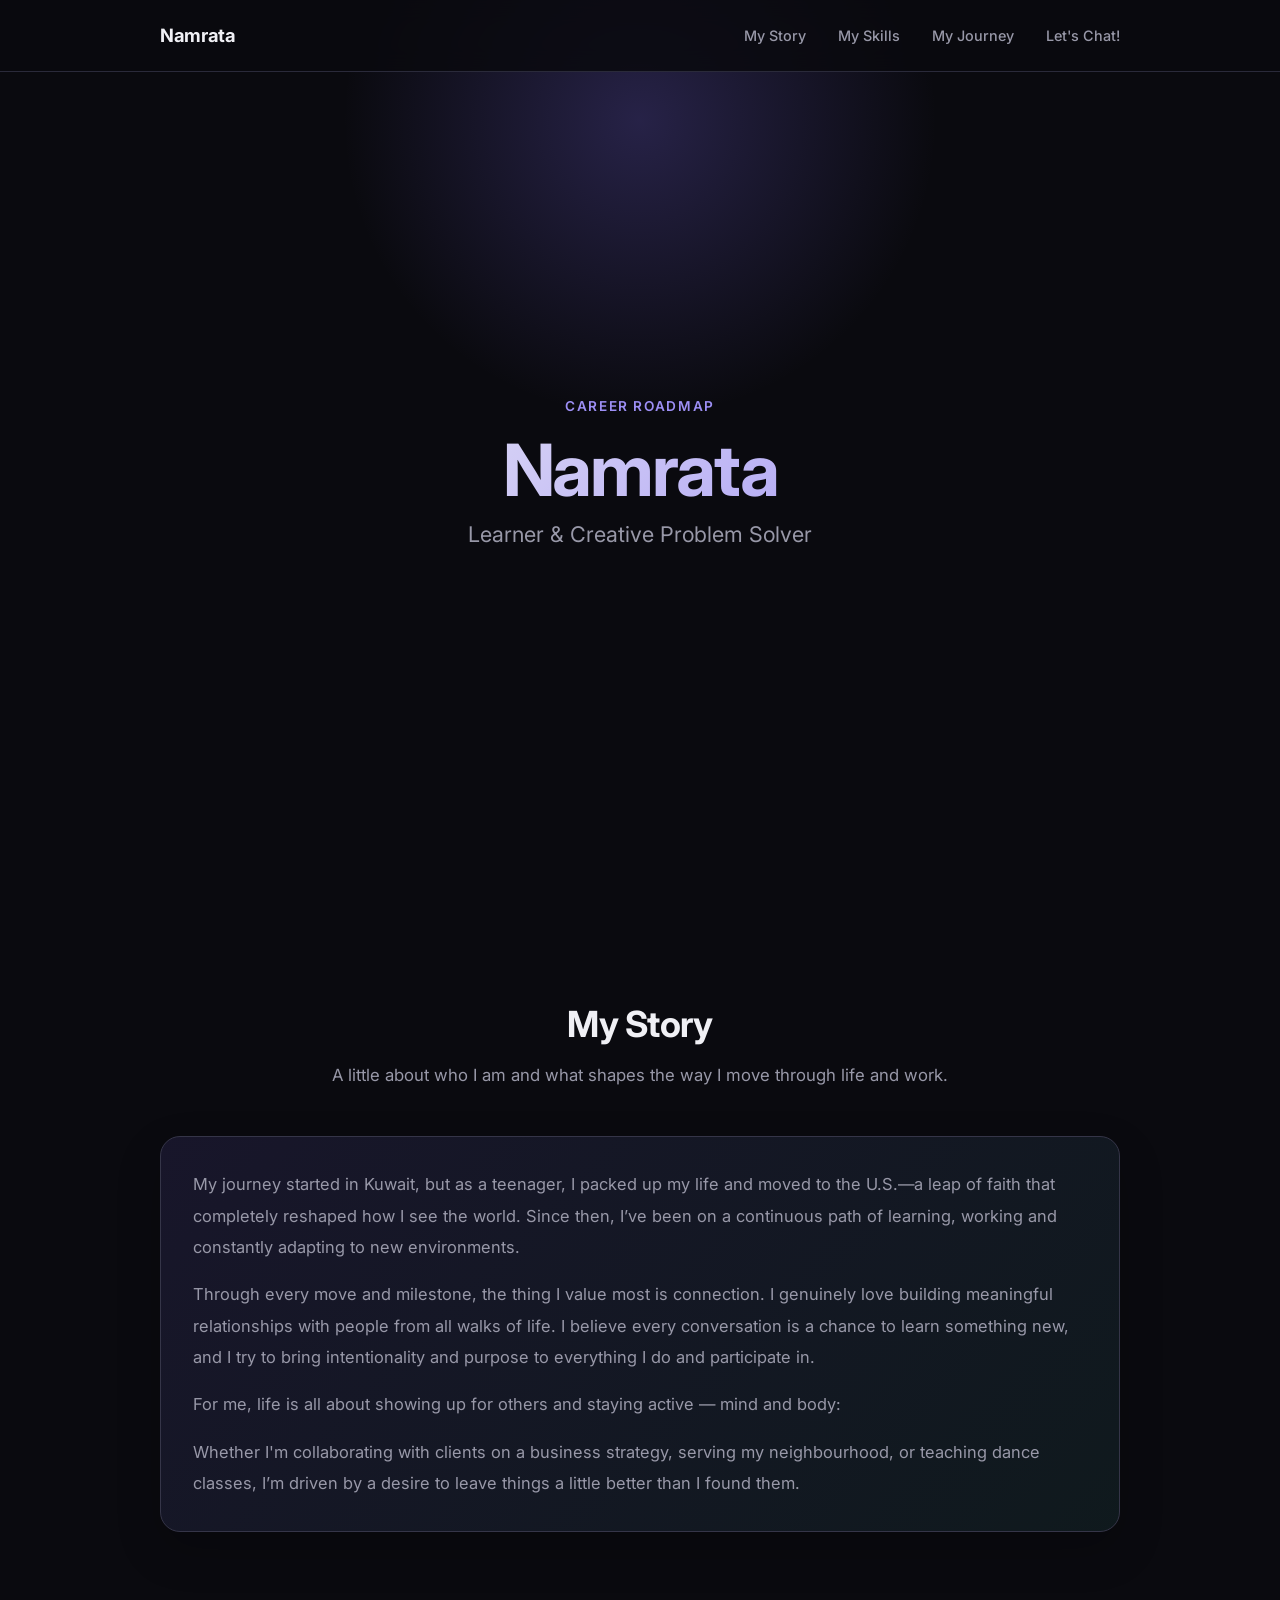
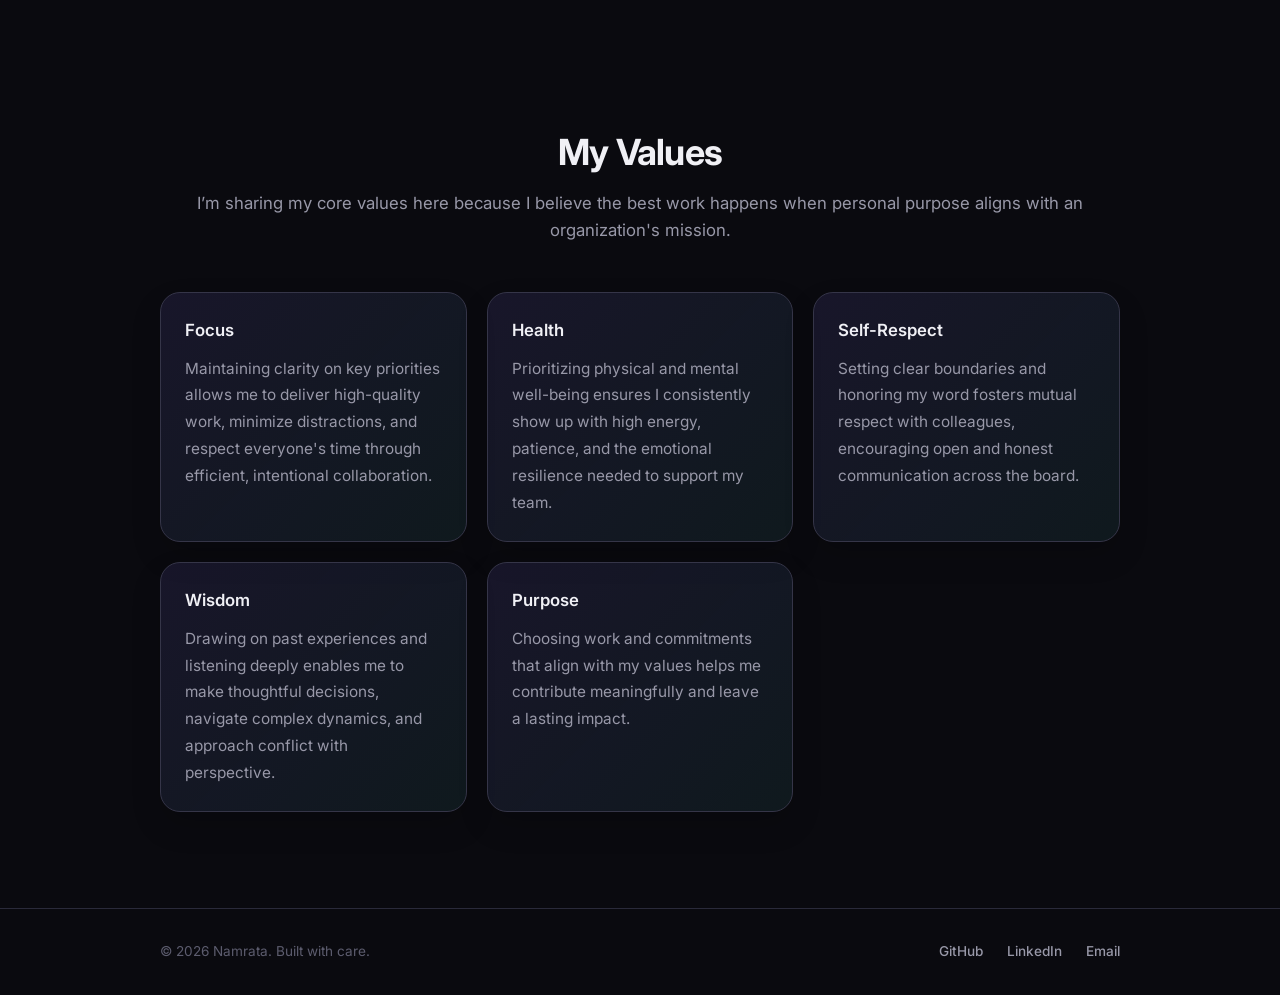
<file: index.html>
<!DOCTYPE html>
<html lang="en">
<head>
  <meta charset="UTF-8">
  <meta name="viewport" content="width=device-width, initial-scale=1.0">
  <meta name="description" content="Namrata — career roadmap, projects, and contact.">
  <title>Namrata | Personal Website</title>
  <link rel="preconnect" href="https://fonts.googleapis.com">
  <link rel="preconnect" href="https://fonts.gstatic.com" crossorigin>
  <link href="https://fonts.googleapis.com/css2?family=Inter:wght@300;400;500;600;700&display=swap" rel="stylesheet">
  <link rel="stylesheet" href="styles.css">
</head>
<body>

  <header class="site-header">
    <nav class="nav" aria-label="Main navigation">
      <a href="#" class="nav__logo">Namrata</a>
      <button class="nav__toggle" aria-label="Toggle menu" aria-expanded="false">
        <span></span>
        <span></span>
        <span></span>
      </button>
      <ul class="nav__links">
        <li><a href="#about">My Story</a></li>
        <li><a href="my-skills.html">My Skills</a></li>
        <li><a href="my-journey.html">My Journey</a></li>
        <li><a href="lets-chat.html">Let's Chat!</a></li>
      </ul>
    </nav>
  </header>

  <main>

    <!-- Timeline origin -->
    <section class="hero" id="about">
      <div class="hero__glow" aria-hidden="true"></div>
      <div class="container hero__content">
        <p class="hero__eyebrow">Career Roadmap</p>
        <h1 class="hero__name">Namrata</h1>
        <p class="hero__title">Learner &amp; Creative Problem Solver</p>
      <!-- <a href="my-journey.html#roadmap" class="btn btn--primary">Explore the Roadmap</a> -->
      </div>
    </section>

    <section class="section section--alt" id="story">
      <div class="container">
        <header class="section__header section__header--center">
          <h2 class="section__title">My Story</h2>
          <p class="section__subtitle">A little about who I am and what shapes the way I move through life and work.</p>
        </header>
        <div class="story-card">
          <p>
            My journey started in Kuwait, but as a teenager, I packed up my life and moved to the U.S.—a leap of faith that completely reshaped how I see the world. Since then, I’ve been on a continuous path of learning, working and constantly adapting to new environments.
          </p>
          <p>
            Through every move and milestone, the thing I value most is connection. I genuinely love building meaningful relationships with people from all walks of life. I believe every conversation is a chance to learn something new, and I try to bring intentionality and purpose to everything I do and participate in.
          </p>
          <p>
            For me, life is all about showing up for others and staying active — mind and body:
          </p>
          <p>
            Whether I'm collaborating with clients on a business strategy, serving my neighbourhood, or teaching dance classes, I’m driven by a desire to leave things a little better than I found them.
          </p>
        </div>
      </div>
    </section>

    <section class="section" id="values">
      <div class="container">
        <header class="section__header section__header--center">
          <h2 class="section__title">My Values</h2>
          <p class="section__subtitle">I’m sharing my core values here because I believe the best work happens when personal purpose aligns with an organization's mission.</p>
        </header>
        <div class="values-grid">
          <article class="value-card">
            <h3>Focus</h3>
            <p>Maintaining clarity on key priorities allows me to deliver high-quality work, minimize distractions, and respect everyone's time through efficient, intentional collaboration.</p>
          </article>
          <article class="value-card">
            <h3>Health</h3>
            <p>Prioritizing physical and mental well-being ensures I consistently show up with high energy, patience, and the emotional resilience needed to support my team.</p>
          </article>
          <article class="value-card">
            <h3>Self-Respect</h3>
            <p>Setting clear boundaries and honoring my word fosters mutual respect with colleagues, encouraging open and honest communication across the board.</p>
          </article>
          <article class="value-card">
            <h3>Wisdom</h3>
            <p>Drawing on past experiences and listening deeply enables me to make thoughtful decisions, navigate complex dynamics, and approach conflict with perspective.</p>
          </article>
          <article class="value-card">
            <h3>Purpose</h3>
            <p>Choosing work and commitments that align with my values helps me contribute meaningfully and leave a lasting impact.</p>
          </article>
        </div>
      </div>
    </section>

    <!-- Roadmap moved to My Journey page -->

    <!-- Toolkit moved to My Skills page -->

    <!-- Contact moved to lets-chat.html -->

  </main>

  <footer class="site-footer">
    <div class="container site-footer__inner">
      <p>&copy; 2026 Namrata. Built with care.</p>
      <div class="site-footer__social">
        <a href="#" aria-label="GitHub">GitHub</a>
        <a href="#" aria-label="LinkedIn">LinkedIn</a>
        <a href="#" aria-label="Email">Email</a>
      </div>
    </div>
  </footer>

  <script>
    const toggle = document.querySelector('.nav__toggle');
    const links = document.querySelector('.nav__links');

    toggle.addEventListener('click', () => {
      const open = links.classList.toggle('nav__links--open');
      toggle.setAttribute('aria-expanded', open);
    });

    links.querySelectorAll('a').forEach(link => {
      link.addEventListener('click', () => {
        links.classList.remove('nav__links--open');
        toggle.setAttribute('aria-expanded', 'false');
      });
    });
  </script>

</body>
</html>
</file>
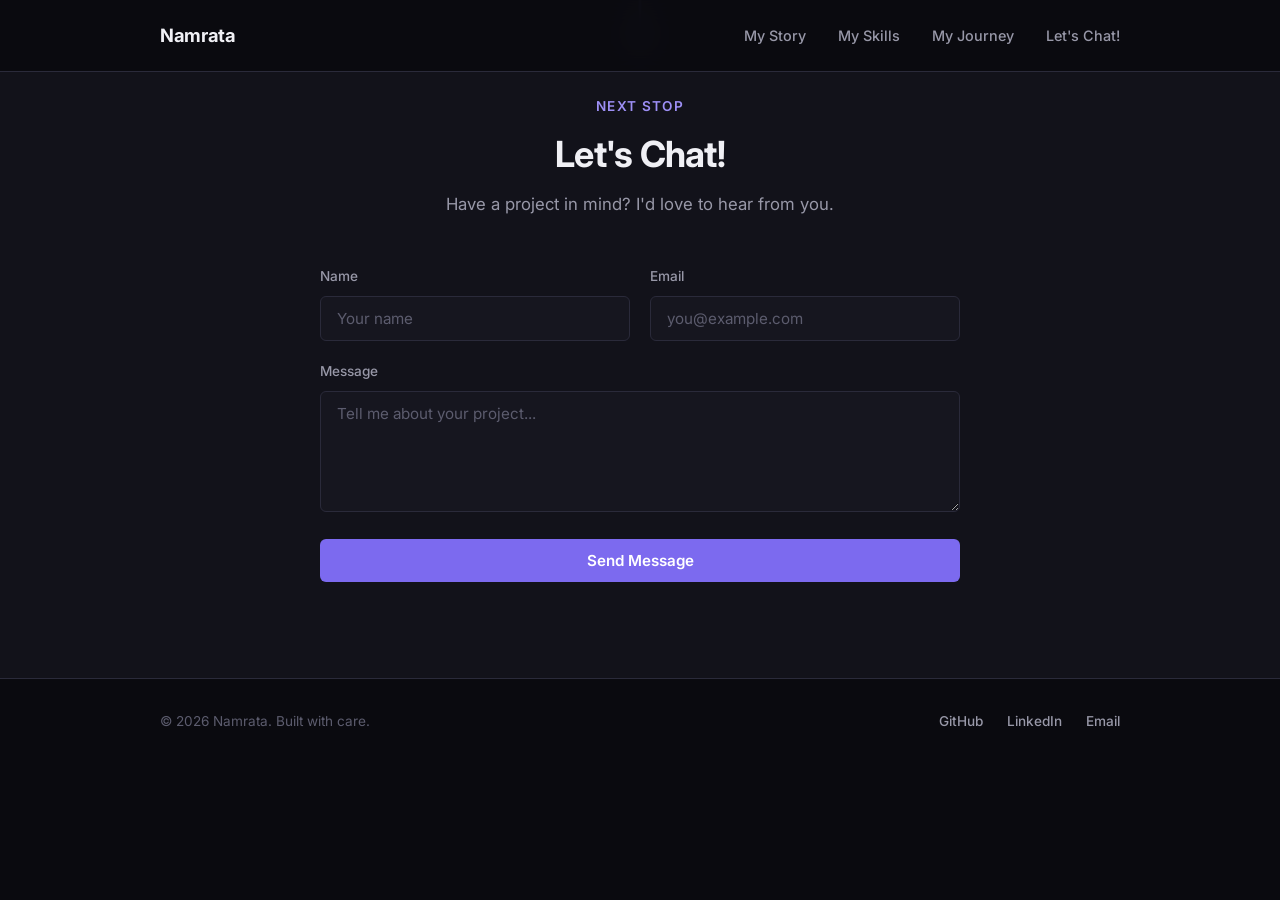
<file: lets-chat.html>
<!DOCTYPE html>
<html lang="en">
<head>
  <meta charset="UTF-8">
  <meta name="viewport" content="width=device-width, initial-scale=1.0">
  <meta name="description" content="Namrata — Let's Chat: contact and messages.">
  <title>Let's Chat! | Namrata</title>
  <link rel="preconnect" href="https://fonts.googleapis.com">
  <link rel="preconnect" href="https://fonts.gstatic.com" crossorigin>
  <link href="https://fonts.googleapis.com/css2?family=Inter:wght@300;400;500;600;700&display=swap" rel="stylesheet">
  <link rel="stylesheet" href="styles.css">
</head>
<body>

  <header class="site-header">
    <nav class="nav" aria-label="Main navigation">
      <a href="index.html" class="nav__logo">Namrata</a>
      <button class="nav__toggle" aria-label="Toggle menu" aria-expanded="false">
        <span></span>
        <span></span>
        <span></span>
      </button>
      <ul class="nav__links">
        <li><a href="index.html#about">My Story</a></li>
        <li><a href="my-skills.html">My Skills</a></li>
        <li><a href="my-journey.html">My Journey</a></li>
        <li><a href="lets-chat.html">Let's Chat!</a></li>
      </ul>
    </nav>
  </header>

  <main>
    <section class="section section--destination" id="contact">
      <div class="container">
        <header class="section__header section__header--center">
          <p class="section__eyebrow">Next Stop</p>
          <h2 class="section__title">Let's Chat!</h2>
          <p class="section__subtitle">Have a project in mind? I'd love to hear from you.</p>
        </header>
        <form class="contact-form" action="#" method="post">
          <div class="form-row">
            <div class="form-group">
              <label for="name">Name</label>
              <input type="text" id="name" name="name" placeholder="Your name" required>
            </div>
            <div class="form-group">
              <label for="email">Email</label>
              <input type="email" id="email" name="email" placeholder="you@example.com" required>
            </div>
          </div>
          <div class="form-group">
            <label for="message">Message</label>
            <textarea id="message" name="message" rows="5" placeholder="Tell me about your project..." required></textarea>
          </div>
          <button type="submit" class="btn btn--primary btn--full">Send Message</button>
        </form>
      </div>
    </section>
  </main>

  <footer class="site-footer">
    <div class="container site-footer__inner">
      <p>&copy; 2026 Namrata. Built with care.</p>
      <div class="site-footer__social">
        <a href="#" aria-label="GitHub">GitHub</a>
        <a href="#" aria-label="LinkedIn">LinkedIn</a>
        <a href="#" aria-label="Email">Email</a>
      </div>
    </div>
  </footer>

  <script>
    const toggle = document.querySelector('.nav__toggle');
    const links = document.querySelector('.nav__links');

    toggle.addEventListener('click', () => {
      const open = links.classList.toggle('nav__links--open');
      toggle.setAttribute('aria-expanded', open);
    });

    links.querySelectorAll('a').forEach(link => {
      link.addEventListener('click', () => {
        links.classList.remove('nav__links--open');
        toggle.setAttribute('aria-expanded', 'false');
      });
    });
  </script>

</body>
</html>
</file>
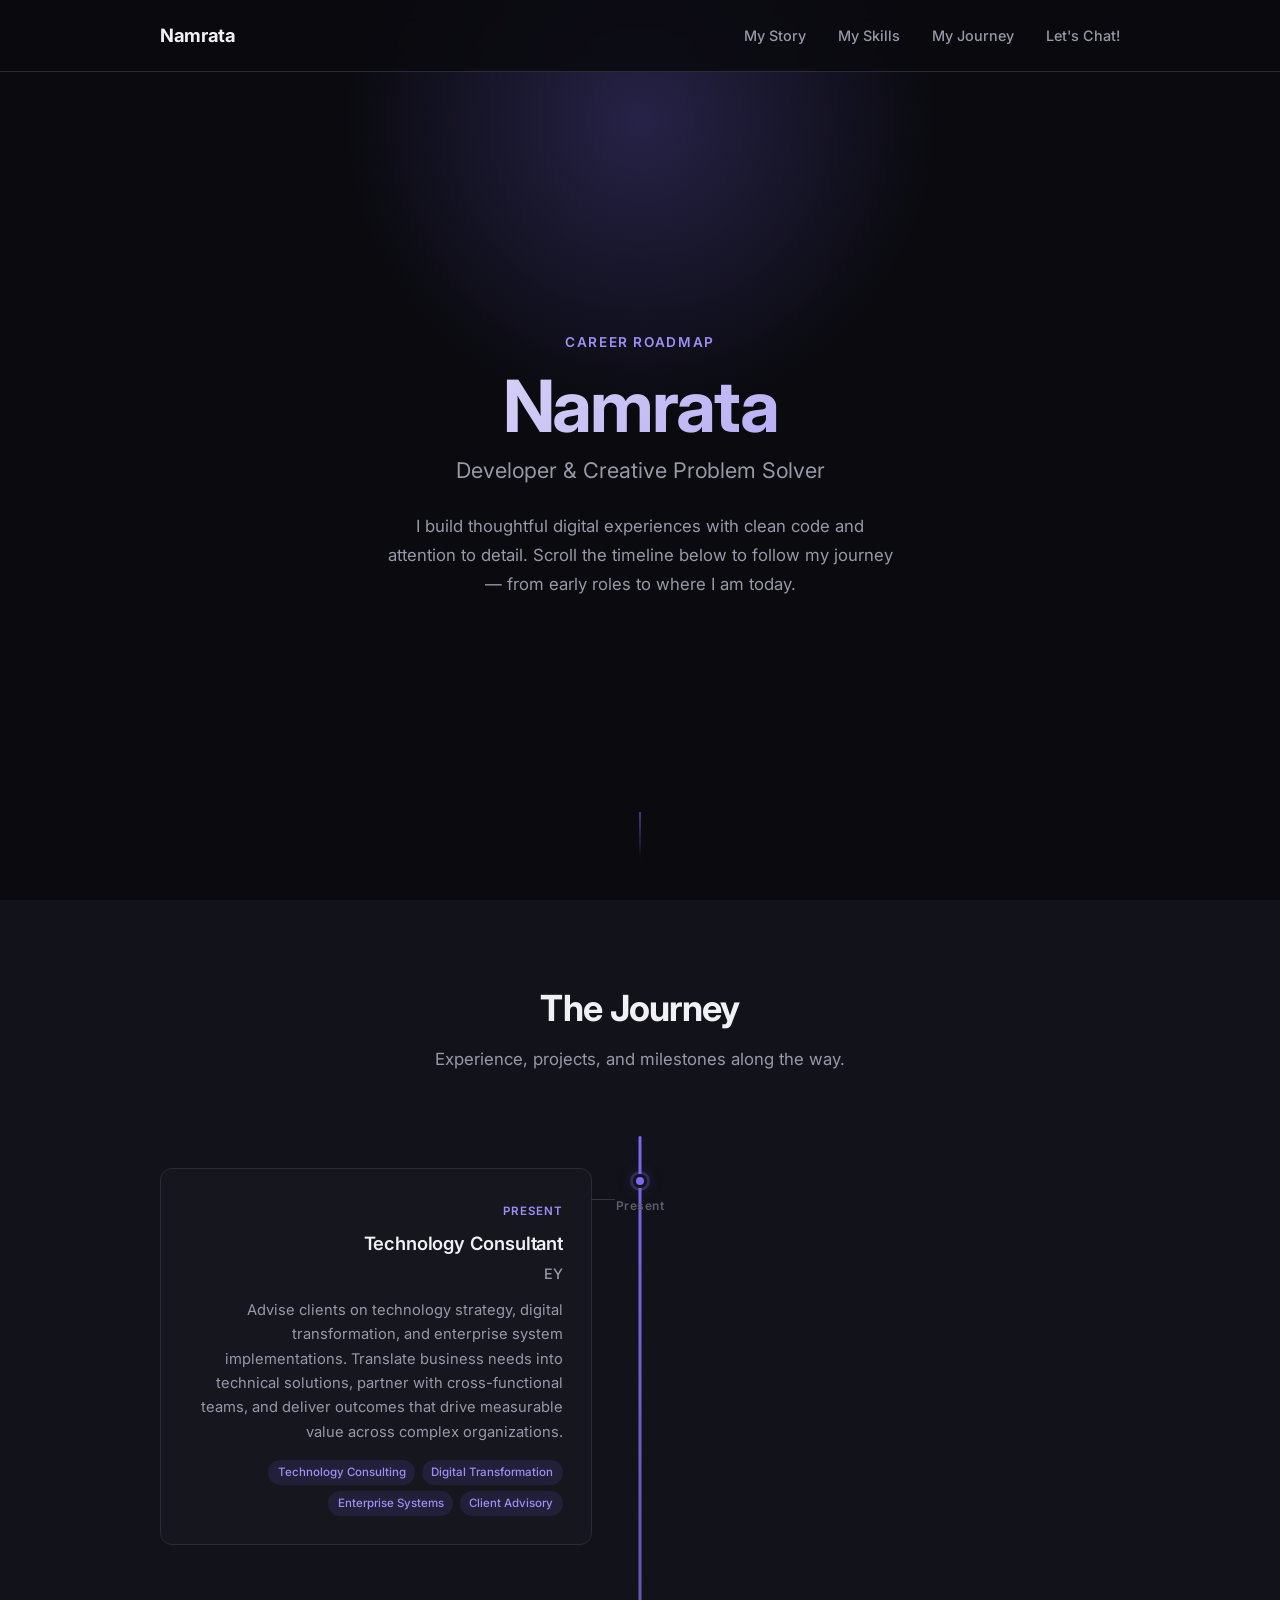
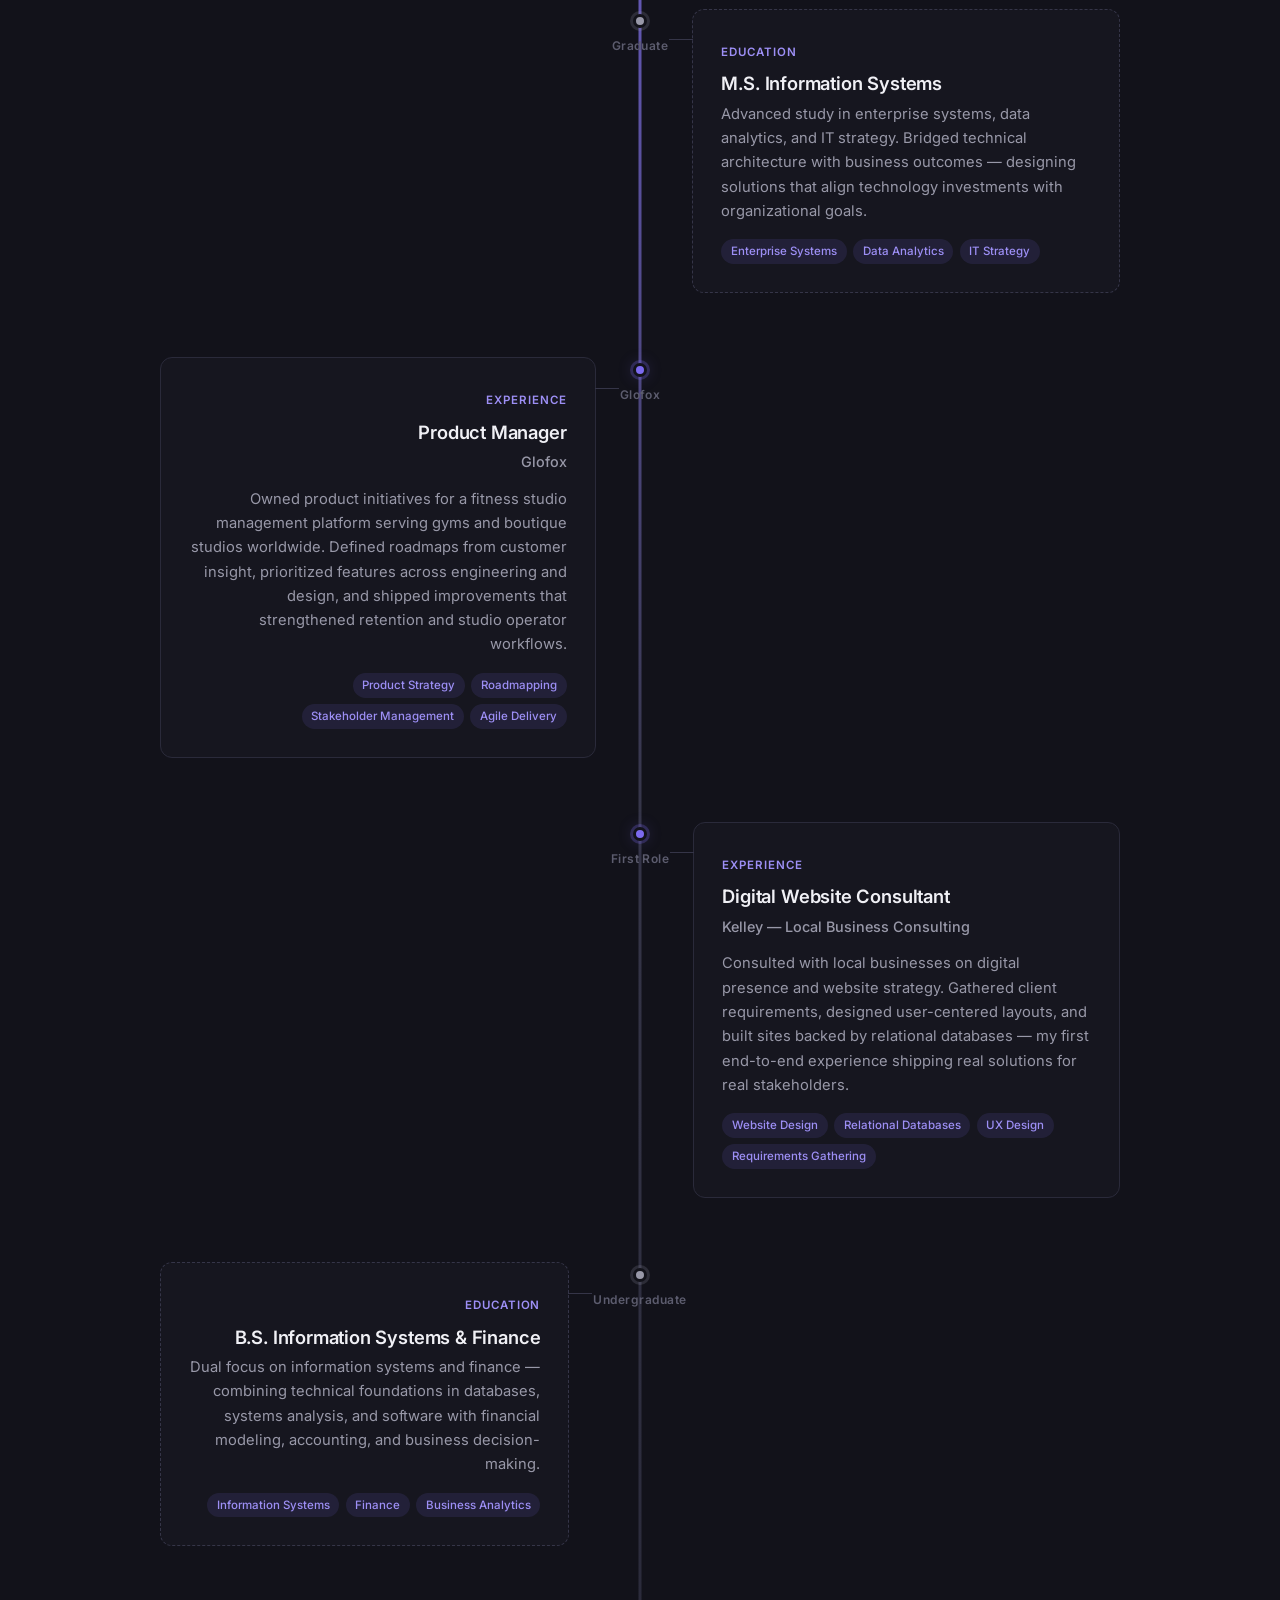
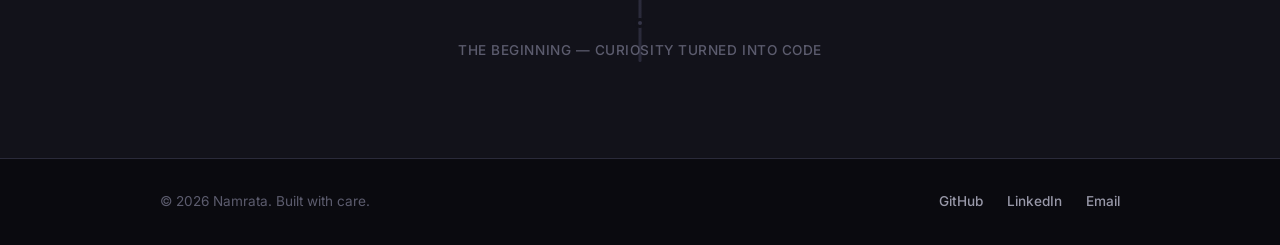
<file: my-journey.html>
<!DOCTYPE html>
<html lang="en">
<head>
  <meta charset="UTF-8">
  <meta name="viewport" content="width=device-width, initial-scale=1.0">
  <meta name="description" content="Namrata — My Journey: career timeline and milestones.">
  <title>My Journey | Namrata</title>
  <link rel="preconnect" href="https://fonts.googleapis.com">
  <link rel="preconnect" href="https://fonts.gstatic.com" crossorigin>
  <link href="https://fonts.googleapis.com/css2?family=Inter:wght@300;400;500;600;700&display=swap" rel="stylesheet">
  <link rel="stylesheet" href="styles.css">
</head>
<body>

  <header class="site-header">
    <nav class="nav" aria-label="Main navigation">
      <a href="index.html" class="nav__logo">Namrata</a>
      <button class="nav__toggle" aria-label="Toggle menu" aria-expanded="false">
        <span></span>
        <span></span>
        <span></span>
      </button>
      <ul class="nav__links">
        <li><a href="index.html#about">My Story</a></li>
        <li><a href="my-skills.html">My Skills</a></li>
        <li><a href="my-journey.html">My Journey</a></li>
        <li><a href="lets-chat.html">Let's Chat!</a></li>
      </ul>
    </nav>
  </header>

  <main>

    <section class="hero" id="about">
      <div class="hero__glow" aria-hidden="true"></div>
      <div class="container hero__content">
        <p class="hero__eyebrow">Career Roadmap</p>
        <h1 class="hero__name">Namrata</h1>
        <p class="hero__title">Developer &amp; Creative Problem Solver</p>
        <p class="hero__bio">
          I build thoughtful digital experiences with clean code and attention to detail.
          Scroll the timeline below to follow my journey — from early roles to where I am today.
        </p>
      </div>
      <div class="hero__scroll-hint" aria-hidden="true">
        <span></span>
      </div>
    </section>

    <!-- Vertical timeline / roadmap -->
    <section class="roadmap" id="roadmap" aria-label="Career timeline">
      <div class="container">
        <header class="roadmap__header">
          <h2 class="roadmap__title">The Journey</h2>
          <p class="roadmap__subtitle">Experience, projects, and milestones along the way.</p>
        </header>

        <ol class="timeline">

          <!-- Present — EY (left) -->
          <li class="timeline__item timeline__item--left">
            <article class="timeline__card">
              <span class="timeline__label">Present</span>
              <h3 class="timeline__role">Technology Consultant</h3>
              <p class="timeline__company">EY</p>
              <p class="timeline__blurb">
                Advise clients on technology strategy, digital transformation, and enterprise
                system implementations. Translate business needs into technical solutions,
                partner with cross-functional teams, and deliver outcomes that drive measurable
                value across complex organizations.
              </p>
              <ul class="timeline__tags">
                <li>Technology Consulting</li>
                <li>Digital Transformation</li>
                <li>Enterprise Systems</li>
                <li>Client Advisory</li>
              </ul>
            </article>
            <div class="timeline__node" aria-hidden="true">
              <span class="timeline__dot"></span>
              <time class="timeline__date">Present</time>
            </div>
            <div class="timeline__spacer" aria-hidden="true"></div>
          </li>

          <!-- Education — MS (right) -->
          <li class="timeline__item timeline__item--right">
            <div class="timeline__spacer" aria-hidden="true"></div>
            <div class="timeline__node" aria-hidden="true">
              <span class="timeline__dot timeline__dot--milestone"></span>
              <time class="timeline__date">Graduate</time>
            </div>
            <article class="timeline__card timeline__card--milestone">
              <span class="timeline__label">Education</span>
              <h3 class="timeline__role">M.S. Information Systems</h3>
              <p class="timeline__blurb">
                Advanced study in enterprise systems, data analytics, and IT strategy.
                Bridged technical architecture with business outcomes — designing solutions
                that align technology investments with organizational goals.
              </p>
              <ul class="timeline__tags">
                <li>Enterprise Systems</li>
                <li>Data Analytics</li>
                <li>IT Strategy</li>
              </ul>
            </article>
          </li>

          <!-- Product Management — Glofox (left) -->
          <li class="timeline__item timeline__item--left">
            <article class="timeline__card">
              <span class="timeline__label">Experience</span>
              <h3 class="timeline__role">Product Manager</h3>
              <p class="timeline__company">Glofox</p>
              <p class="timeline__blurb">
                Owned product initiatives for a fitness studio management platform serving
                gyms and boutique studios worldwide. Defined roadmaps from customer insight,
                prioritized features across engineering and design, and shipped improvements
                that strengthened retention and studio operator workflows.
              </p>
              <ul class="timeline__tags">
                <li>Product Strategy</li>
                <li>Roadmapping</li>
                <li>Stakeholder Management</li>
                <li>Agile Delivery</li>
              </ul>
            </article>
            <div class="timeline__node" aria-hidden="true">
              <span class="timeline__dot"></span>
              <time class="timeline__date">Glofox</time>
            </div>
            <div class="timeline__spacer" aria-hidden="true"></div>
          </li>

          <!-- First role — Kelley consulting (right) -->
          <li class="timeline__item timeline__item--right">
            <div class="timeline__spacer" aria-hidden="true"></div>
            <div class="timeline__node" aria-hidden="true">
              <span class="timeline__dot"></span>
              <time class="timeline__date">First Role</time>
            </div>
            <article class="timeline__card">
              <span class="timeline__label">Experience</span>
              <h3 class="timeline__role">Digital Website Consultant</h3>
              <p class="timeline__company">Kelley — Local Business Consulting</p>
              <p class="timeline__blurb">
                Consulted with local businesses on digital presence and website strategy.
                Gathered client requirements, designed user-centered layouts, and built sites
                backed by relational databases — my first end-to-end experience shipping
                real solutions for real stakeholders.
              </p>
              <ul class="timeline__tags">
                <li>Website Design</li>
                <li>Relational Databases</li>
                <li>UX Design</li>
                <li>Requirements Gathering</li>
              </ul>
            </article>
          </li>

          <!-- Education — BS (left) -->
          <li class="timeline__item timeline__item--left">
            <article class="timeline__card timeline__card--milestone">
              <span class="timeline__label">Education</span>
              <h3 class="timeline__role">B.S. Information Systems &amp; Finance</h3>
              <p class="timeline__blurb">
                Dual focus on information systems and finance — combining technical
                foundations in databases, systems analysis, and software with financial
                modeling, accounting, and business decision-making.
              </p>
              <ul class="timeline__tags">
                <li>Information Systems</li>
                <li>Finance</li>
                <li>Business Analytics</li>
              </ul>
            </article>
            <div class="timeline__node" aria-hidden="true">
              <span class="timeline__dot timeline__dot--milestone"></span>
              <time class="timeline__date">Undergraduate</time>
            </div>
            <div class="timeline__spacer" aria-hidden="true"></div>
          </li>

          <!-- Origin milestone — center -->
          <li class="timeline__item timeline__item--center">
            <div class="timeline__origin">
              <span class="timeline__dot timeline__dot--origin"></span>
              <p class="timeline__origin-text">The beginning — curiosity turned into code</p>
            </div>
          </li>

        </ol>
      </div>
    </section>

  </main>

  <footer class="site-footer">
    <div class="container site-footer__inner">
      <p>&copy; 2026 Namrata. Built with care.</p>
      <div class="site-footer__social">
        <a href="#" aria-label="GitHub">GitHub</a>
        <a href="#" aria-label="LinkedIn">LinkedIn</a>
        <a href="#" aria-label="Email">Email</a>
      </div>
    </div>
  </footer>

  <script>
    const toggle = document.querySelector('.nav__toggle');
    const links = document.querySelector('.nav__links');

    toggle.addEventListener('click', () => {
      const open = links.classList.toggle('nav__links--open');
      toggle.setAttribute('aria-expanded', open);
    });

    links.querySelectorAll('a').forEach(link => {
      link.addEventListener('click', () => {
        links.classList.remove('nav__links--open');
        toggle.setAttribute('aria-expanded', 'false');
      });
    });
  </script>

</body>
</html>
</file>
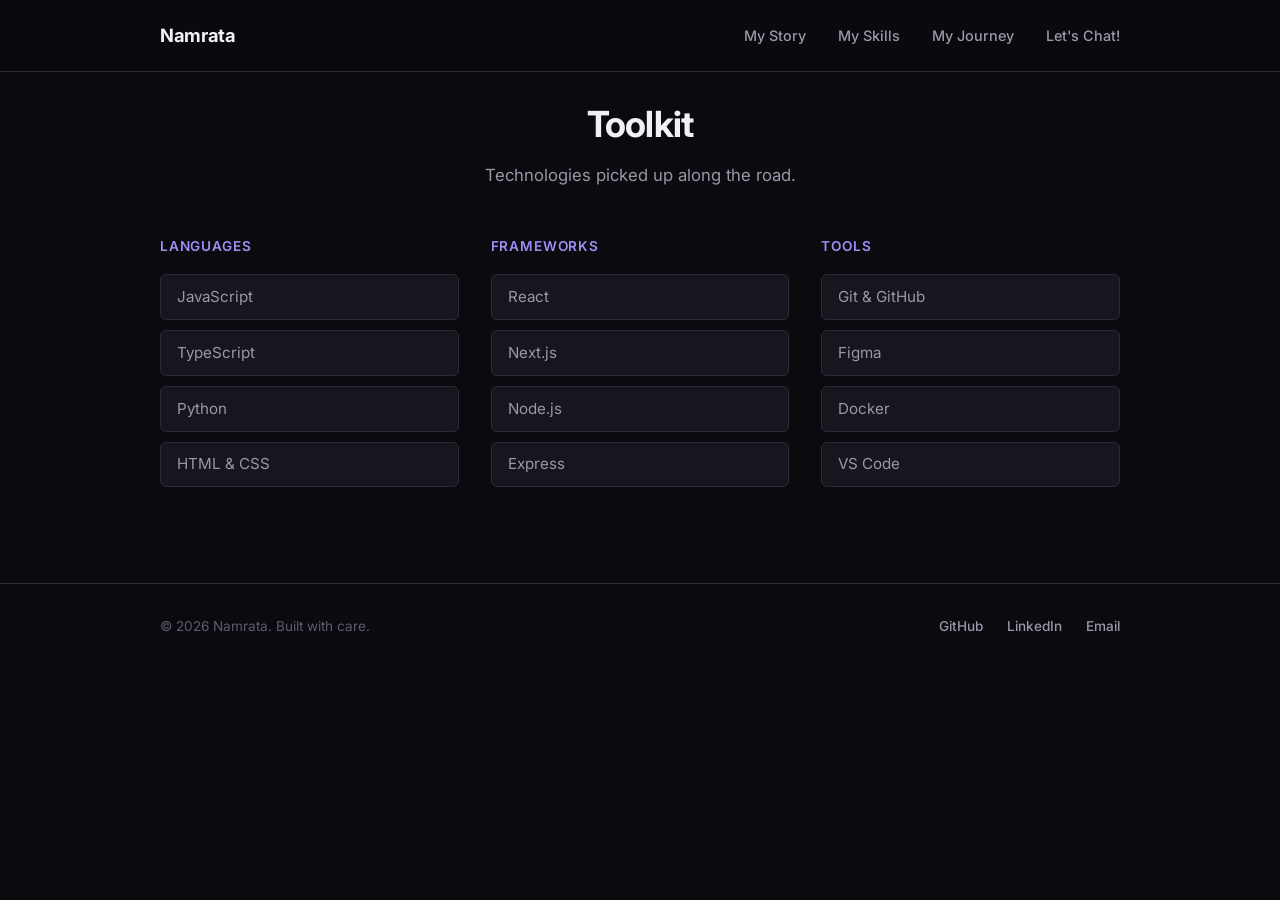
<file: my-skills.html>
<!DOCTYPE html>
<html lang="en">
<head>
  <meta charset="UTF-8">
  <meta name="viewport" content="width=device-width, initial-scale=1.0">
  <meta name="description" content="Namrata — My Skills: toolkit and technologies.">
  <title>My Skills | Namrata</title>
  <link rel="preconnect" href="https://fonts.googleapis.com">
  <link rel="preconnect" href="https://fonts.gstatic.com" crossorigin>
  <link href="https://fonts.googleapis.com/css2?family=Inter:wght@300;400;500;600;700&display=swap" rel="stylesheet">
  <link rel="stylesheet" href="styles.css">
</head>
<body>

  <header class="site-header">
    <nav class="nav" aria-label="Main navigation">
      <a href="index.html" class="nav__logo">Namrata</a>
      <button class="nav__toggle" aria-label="Toggle menu" aria-expanded="false">
        <span></span>
        <span></span>
        <span></span>
      </button>
      <ul class="nav__links">
        <li><a href="index.html#about">My Story</a></li>
        <li><a href="my-skills.html">My Skills</a></li>
        <li><a href="my-journey.html">My Journey</a></li>
        <li><a href="lets-chat.html">Let's Chat!</a></li>
      </ul>
    </nav>
  </header>

  <main>

    <!-- Skills as a roadmap checkpoint -->
    <section class="section section--alt" id="skills">
      <div class="container">
        <header class="section__header section__header--center">
          <h2 class="section__title">Toolkit</h2>
          <p class="section__subtitle">Technologies picked up along the road.</p>
        </header>
        <div class="skills-grid">
          <div class="skill-group">
            <h3 class="skill-group__title">Languages</h3>
            <ul class="skill-list">
              <li>JavaScript</li>
              <li>TypeScript</li>
              <li>Python</li>
              <li>HTML &amp; CSS</li>
            </ul>
          </div>
          <div class="skill-group">
            <h3 class="skill-group__title">Frameworks</h3>
            <ul class="skill-list">
              <li>React</li>
              <li>Next.js</li>
              <li>Node.js</li>
              <li>Express</li>
            </ul>
          </div>
          <div class="skill-group">
            <h3 class="skill-group__title">Tools</h3>
            <ul class="skill-list">
              <li>Git &amp; GitHub</li>
              <li>Figma</li>
              <li>Docker</li>
              <li>VS Code</li>
            </ul>
          </div>
        </div>
      </div>
    </section>

  </main>

  <footer class="site-footer">
    <div class="container site-footer__inner">
      <p>&copy; 2026 Namrata. Built with care.</p>
      <div class="site-footer__social">
        <a href="#" aria-label="GitHub">GitHub</a>
        <a href="#" aria-label="LinkedIn">LinkedIn</a>
        <a href="#" aria-label="Email">Email</a>
      </div>
    </div>
  </footer>

  <script>
    const toggle = document.querySelector('.nav__toggle');
    const links = document.querySelector('.nav__links');

    toggle.addEventListener('click', () => {
      const open = links.classList.toggle('nav__links--open');
      toggle.setAttribute('aria-expanded', open);
    });

    links.querySelectorAll('a').forEach(link => {
      link.addEventListener('click', () => {
        links.classList.remove('nav__links--open');
        toggle.setAttribute('aria-expanded', 'false');
      });
    });
  </script>

</body>
</html>
</file>
<file: styles.css>
/* ============================================
   Design Tokens — Dark Mode Palette
   ============================================ */
:root {
  --bg-primary:    #0a0a0f;
  --bg-secondary:  #12121a;
  --bg-card:       #16161f;
  --bg-card-hover: #1c1c28;

  --text-primary:   #f0f0f5;
  --text-secondary: #9898a8;
  --text-muted:     #5c5c6e;

  --accent:         #7c6aef;
  --accent-light:   #9d8ff5;
  --accent-glow:    rgba(124, 106, 239, 0.25);

  --accent-teal:    #4ecdc4;
  --accent-teal-glow: rgba(78, 205, 196, 0.2);

  --border:         #2a2a3a;
  --border-light:   #353548;

  --radius-sm:  6px;
  --radius-md:  12px;
  --radius-lg:  20px;

  --font: 'Inter', system-ui, -apple-system, sans-serif;
  --transition: 0.25s ease;
  --header-height: 72px;

  --timeline-width: 3px;
  --node-size: 14px;
}

/* ============================================
   Reset & Base
   ============================================ */
*, *::before, *::after {
  box-sizing: border-box;
  margin: 0;
  padding: 0;
}

html {
  scroll-behavior: smooth;
  scroll-padding-top: var(--header-height);
}

body {
  font-family: var(--font);
  font-size: 1rem;
  line-height: 1.6;
  color: var(--text-primary);
  background-color: var(--bg-primary);
  -webkit-font-smoothing: antialiased;
}

a {
  color: inherit;
  text-decoration: none;
}

ul, ol {
  list-style: none;
}

img {
  max-width: 100%;
  display: block;
}

.container {
  width: min(960px, 92%);
  margin-inline: auto;
}

/* ============================================
   Header & Navigation
   ============================================ */
.site-header {
  position: fixed;
  top: 0;
  left: 0;
  right: 0;
  z-index: 100;
  height: var(--header-height);
  background: rgba(10, 10, 15, 0.85);
  backdrop-filter: blur(12px);
  -webkit-backdrop-filter: blur(12px);
  border-bottom: 1px solid var(--border);
}

.nav {
  display: flex;
  align-items: center;
  justify-content: space-between;
  height: 100%;
  width: min(960px, 92%);
  margin-inline: auto;
}

.nav__logo {
  font-weight: 700;
  font-size: 1.15rem;
  letter-spacing: -0.02em;
}

.nav__links {
  display: flex;
  gap: 2rem;
}

.nav__links a {
  font-size: 0.9rem;
  font-weight: 500;
  color: var(--text-secondary);
  transition: color var(--transition);
}

.nav__links a:hover {
  color: var(--accent-light);
}

.nav__toggle {
  display: none;
  flex-direction: column;
  gap: 5px;
  background: none;
  border: none;
  cursor: pointer;
  padding: 4px;
}

.nav__toggle span {
  display: block;
  width: 22px;
  height: 2px;
  background: var(--text-primary);
  border-radius: 2px;
  transition: var(--transition);
}

/* ============================================
   Hero
   ============================================ */
.hero {
  position: relative;
  min-height: 100vh;
  display: flex;
  flex-direction: column;
  align-items: center;
  justify-content: center;
  padding-top: var(--header-height);
  overflow: hidden;
  text-align: center;
}

.hero__glow {
  position: absolute;
  top: -20%;
  left: 50%;
  transform: translateX(-50%);
  width: 600px;
  height: 600px;
  background: radial-gradient(circle, var(--accent-glow) 0%, transparent 70%);
  pointer-events: none;
}

.hero__content {
  position: relative;
  padding-block: 4rem;
}

.hero__eyebrow {
  font-size: 0.85rem;
  font-weight: 600;
  color: var(--accent-light);
  letter-spacing: 0.12em;
  text-transform: uppercase;
  margin-bottom: 0.75rem;
}

.hero__name {
  font-size: clamp(2.8rem, 7vw, 4.5rem);
  font-weight: 700;
  letter-spacing: -0.03em;
  line-height: 1.1;
  margin-bottom: 0.5rem;
  background: linear-gradient(135deg, var(--text-primary) 0%, var(--accent-light) 100%);
  -webkit-background-clip: text;
  -webkit-text-fill-color: transparent;
  background-clip: text;
}

.hero__title {
  font-size: clamp(1.1rem, 2.5vw, 1.35rem);
  font-weight: 400;
  color: var(--text-secondary);
  margin-bottom: 1.5rem;
}

.hero__bio {
  max-width: 520px;
  margin-inline: auto;
  font-size: 1.05rem;
  color: var(--text-secondary);
  line-height: 1.75;
  margin-bottom: 2.5rem;
}

.hero__scroll-hint {
  position: absolute;
  bottom: 2.5rem;
  left: 50%;
  transform: translateX(-50%);
}

.hero__scroll-hint span {
  display: block;
  width: 1px;
  height: 48px;
  background: linear-gradient(to bottom, var(--accent), transparent);
  animation: scroll-pulse 2s ease-in-out infinite;
}

@keyframes scroll-pulse {
  0%, 100% { opacity: 0.4; transform: scaleY(0.8); }
  50%      { opacity: 1;   transform: scaleY(1); }
}

/* ============================================
   Story Section
   ============================================ */
.story-card {
  background: linear-gradient(135deg, rgba(124, 106, 239, 0.12), rgba(78, 205, 196, 0.08));
  border: 1px solid var(--border-light);
  border-radius: var(--radius-lg);
  padding: 2rem;
  box-shadow: 0 18px 45px rgba(0, 0, 0, 0.2);
}

.story-card p {
  color: var(--text-secondary);
  font-size: 1.03rem;
  line-height: 1.9;
  margin-bottom: 1rem;
}

.story-card p:last-child {
  margin-bottom: 0;
}

/* ============================================
   Values Section
   ============================================ */
.values-grid {
  display: grid;
  grid-template-columns: repeat(3, minmax(0, 1fr));
  gap: 1.25rem;
  margin-top: 2rem;
}

.value-card {
  background: linear-gradient(135deg, rgba(124, 106, 239, 0.12), rgba(78, 205, 196, 0.08));
  border: 1px solid var(--border-light);
  border-radius: var(--radius-lg);
  padding: 1.5rem;
  box-shadow: 0 14px 30px rgba(0, 0, 0, 0.16);
}

.value-card h3 {
  font-size: 1.05rem;
  font-weight: 600;
  color: var(--text-primary);
  margin-bottom: 0.75rem;
}

.value-card p {
  color: var(--text-secondary);
  font-size: 0.96rem;
  line-height: 1.75;
}

@media (max-width: 760px) {
  .values-grid {
    grid-template-columns: 1fr;
  }
}

/* ============================================
   Buttons
   ============================================ */
.btn {
  display: inline-flex;
  align-items: center;
  justify-content: center;
  padding: 0.75rem 1.75rem;
  font-family: var(--font);
  font-size: 0.95rem;
  font-weight: 600;
  border-radius: var(--radius-sm);
  border: none;
  cursor: pointer;
  transition: background var(--transition), color var(--transition), box-shadow var(--transition), transform var(--transition);
}

.btn--primary {
  background: var(--accent);
  color: #fff;
}

.btn--primary:hover {
  background: var(--accent-light);
  box-shadow: 0 0 24px var(--accent-glow);
  transform: translateY(-1px);
}

.btn--full {
  width: 100%;
}

/* ============================================
   Roadmap / Timeline
   ============================================ */
.roadmap {
  padding-block: 5rem 6rem;
  background: var(--bg-secondary);
  position: relative;
}

.roadmap__header {
  text-align: center;
  margin-bottom: 4rem;
}

.roadmap__title {
  font-size: clamp(1.75rem, 4vw, 2.25rem);
  font-weight: 700;
  letter-spacing: -0.02em;
  margin-bottom: 0.5rem;
}

.roadmap__subtitle {
  color: var(--text-secondary);
  font-size: 1.05rem;
}

/* Timeline container */
.timeline {
  position: relative;
  display: flex;
  flex-direction: column;
  gap: 0;
}

/* Central vertical line */
.timeline::before {
  content: '';
  position: absolute;
  top: 0;
  bottom: 0;
  left: 50%;
  transform: translateX(-50%);
  width: var(--timeline-width);
  background: linear-gradient(
    to bottom,
    var(--accent) 0%,
    var(--border-light) 60%,
    var(--border) 100%
  );
  border-radius: 999px;
}

/* Each row: card | node | spacer (or reversed for right) */
.timeline__item {
  display: grid;
  grid-template-columns: 1fr auto 1fr;
  align-items: start;
  gap: 0 1.5rem;
  padding-block: 2rem;
  position: relative;
}

/* Left-side blurbs */
.timeline__item--left .timeline__card {
  grid-column: 1;
  grid-row: 1;
  text-align: right;
}

.timeline__item--left .timeline__node {
  grid-column: 2;
  grid-row: 1;
}

.timeline__item--left .timeline__spacer {
  grid-column: 3;
}

.timeline__item--left .timeline__tags {
  justify-content: flex-end;
}

/* Right-side blurbs */
.timeline__item--right .timeline__card {
  grid-column: 3;
  grid-row: 1;
  text-align: left;
}

.timeline__item--right .timeline__node {
  grid-column: 2;
  grid-row: 1;
}

.timeline__item--right .timeline__spacer {
  grid-column: 1;
}

/* Center origin node */
.timeline__item--center {
  display: flex;
  justify-content: center;
  padding-block: 2.5rem 0;
}

.timeline__origin {
  display: flex;
  flex-direction: column;
  align-items: center;
  gap: 0.75rem;
  position: relative;
  z-index: 1;
}

.timeline__origin-text {
  font-size: 0.85rem;
  font-weight: 500;
  color: var(--text-muted);
  letter-spacing: 0.04em;
  text-transform: uppercase;
}

/* Timeline node (dot + date) */
.timeline__node {
  display: flex;
  flex-direction: column;
  align-items: center;
  gap: 0.5rem;
  padding-top: 0.35rem;
  position: relative;
  z-index: 2;
}

.timeline__dot {
  width: var(--node-size);
  height: var(--node-size);
  border-radius: 50%;
  background: var(--accent);
  border: 3px solid var(--bg-secondary);
  box-shadow: 0 0 0 3px var(--accent-glow), 0 0 16px var(--accent-glow);
  flex-shrink: 0;
}

.timeline__dot--project {
  background: var(--accent-teal);
  box-shadow: 0 0 0 3px var(--accent-teal-glow), 0 0 16px var(--accent-teal-glow);
}

.timeline__dot--milestone {
  background: var(--text-secondary);
  box-shadow: 0 0 0 3px rgba(152, 152, 168, 0.2);
}

.timeline__dot--origin {
  width: 10px;
  height: 10px;
  background: var(--border-light);
  box-shadow: none;
}

.timeline__date {
  font-size: 0.75rem;
  font-weight: 600;
  color: var(--text-muted);
  letter-spacing: 0.04em;
  white-space: nowrap;
}

/* Blurb cards */
.timeline__card {
  background: var(--bg-card);
  border: 1px solid var(--border);
  border-radius: var(--radius-md);
  padding: 1.75rem;
  transition: border-color var(--transition), transform var(--transition), box-shadow var(--transition);
}

.timeline__card:hover {
  border-color: var(--border-light);
  transform: translateY(-3px);
  box-shadow: 0 12px 32px rgba(0, 0, 0, 0.3);
}

.timeline__item--left .timeline__card:hover {
  transform: translateY(-3px) translateX(-4px);
}

.timeline__item--right .timeline__card:hover {
  transform: translateY(-3px) translateX(4px);
}

.timeline__card--project {
  border-color: rgba(78, 205, 196, 0.25);
}

.timeline__card--project:hover {
  border-color: rgba(78, 205, 196, 0.45);
}

.timeline__card--milestone {
  border-style: dashed;
  border-color: var(--border-light);
}

.timeline__label {
  display: inline-block;
  font-size: 0.72rem;
  font-weight: 600;
  text-transform: uppercase;
  letter-spacing: 0.08em;
  color: var(--accent-light);
  margin-bottom: 0.5rem;
}

.timeline__card--project .timeline__label {
  color: var(--accent-teal);
}

.timeline__role {
  font-size: 1.15rem;
  font-weight: 600;
  letter-spacing: -0.01em;
  margin-bottom: 0.2rem;
}

.timeline__company {
  font-size: 0.9rem;
  font-weight: 500;
  color: var(--text-secondary);
  margin-bottom: 0.85rem;
}

.timeline__blurb {
  font-size: 0.92rem;
  color: var(--text-secondary);
  line-height: 1.65;
  margin-bottom: 1rem;
}

.timeline__tags {
  display: flex;
  flex-wrap: wrap;
  gap: 0.4rem;
}

.timeline__tags li {
  font-size: 0.72rem;
  font-weight: 500;
  padding: 0.2rem 0.6rem;
  background: rgba(124, 106, 239, 0.12);
  color: var(--accent-light);
  border-radius: 999px;
}

.timeline__card--project .timeline__tags li {
  background: rgba(78, 205, 196, 0.12);
  color: var(--accent-teal);
}

.timeline__link {
  display: inline-block;
  margin-top: 0.85rem;
  font-size: 0.85rem;
  font-weight: 600;
  color: var(--accent-teal);
  transition: color var(--transition);
}

.timeline__link:hover {
  color: var(--text-primary);
}

/* Connector arms from card toward center line */
.timeline__item--left .timeline__card::after,
.timeline__item--right .timeline__card::after {
  content: '';
  position: absolute;
  top: 1.85rem;
  width: 1.5rem;
  height: 1px;
  background: var(--border-light);
}

.timeline__item--left .timeline__card {
  position: relative;
}

.timeline__item--left .timeline__card::after {
  right: -1.5rem;
}

.timeline__item--right .timeline__card {
  position: relative;
}

.timeline__item--right .timeline__card::after {
  left: -1.5rem;
}

/* ============================================
   Sections (Skills & Contact)
   ============================================ */
.section {
  padding-block: 6rem;
}

.section--alt {
  background: var(--bg-primary);
}

.section--destination {
  background: var(--bg-secondary);
  position: relative;
}

.section--destination::before {
  content: '';
  position: absolute;
  top: 0;
  left: 50%;
  transform: translateX(-50%);
  width: var(--timeline-width);
  height: 3rem;
  background: linear-gradient(to bottom, var(--border), var(--accent));
  border-radius: 999px;
}

.section__header {
  margin-bottom: 3rem;
}

.section__header--center {
  text-align: center;
}

.section__eyebrow {
  font-size: 0.85rem;
  font-weight: 600;
  color: var(--accent-light);
  letter-spacing: 0.1em;
  text-transform: uppercase;
  margin-bottom: 0.5rem;
}

.section__title {
  font-size: clamp(1.75rem, 4vw, 2.25rem);
  font-weight: 700;
  letter-spacing: -0.02em;
  margin-bottom: 0.5rem;
}

.section__subtitle {
  color: var(--text-secondary);
  font-size: 1.05rem;
}

/* ============================================
   Values
   ============================================ */
.values-grid {
  display: grid;
  grid-template-columns: repeat(3, minmax(0, 1fr));
  gap: 1.25rem;
}

.value-card {
  background: linear-gradient(135deg, rgba(124, 106, 239, 0.12), rgba(78, 205, 196, 0.08));
  border: 1px solid var(--border-light);
  border-radius: var(--radius-lg);
  padding: 1.5rem;
  box-shadow: 0 14px 30px rgba(0, 0, 0, 0.16);
}

.value-card h3 {
  font-size: 1.05rem;
  font-weight: 600;
  color: var(--text-primary);
  margin-bottom: 0.75rem;
}

.value-card p {
  color: var(--text-secondary);
  font-size: 0.96rem;
  line-height: 1.75;
}

@media (max-width: 760px) {
  .values-grid {
    grid-template-columns: 1fr;
  }
}

/* ============================================
   Skills
   ============================================ */
.skills-grid {
  display: grid;
  grid-template-columns: repeat(auto-fill, minmax(240px, 1fr));
  gap: 2rem;
}

.skill-group__title {
  font-size: 0.85rem;
  font-weight: 600;
  text-transform: uppercase;
  letter-spacing: 0.06em;
  color: var(--accent-light);
  margin-bottom: 1rem;
}

.skill-list {
  display: flex;
  flex-direction: column;
  gap: 0.65rem;
}

.skill-list li {
  font-size: 0.95rem;
  color: var(--text-secondary);
  padding: 0.6rem 1rem;
  background: var(--bg-card);
  border: 1px solid var(--border);
  border-radius: var(--radius-sm);
  transition: border-color var(--transition), color var(--transition);
}

.skill-list li:hover {
  border-color: var(--accent);
  color: var(--text-primary);
}

/* ============================================
   Contact Form
   ============================================ */
.contact-form {
  max-width: 640px;
  margin-inline: auto;
}

.form-row {
  display: grid;
  grid-template-columns: 1fr 1fr;
  gap: 1.25rem;
}

.form-group {
  margin-bottom: 1.25rem;
}

.form-group label {
  display: block;
  font-size: 0.85rem;
  font-weight: 500;
  color: var(--text-secondary);
  margin-bottom: 0.5rem;
}

.form-group input,
.form-group textarea {
  width: 100%;
  padding: 0.75rem 1rem;
  font-family: var(--font);
  font-size: 0.95rem;
  color: var(--text-primary);
  background: var(--bg-card);
  border: 1px solid var(--border);
  border-radius: var(--radius-sm);
  outline: none;
  transition: border-color var(--transition), box-shadow var(--transition);
}

.form-group input::placeholder,
.form-group textarea::placeholder {
  color: var(--text-muted);
}

.form-group input:focus,
.form-group textarea:focus {
  border-color: var(--accent);
  box-shadow: 0 0 0 3px var(--accent-glow);
}

.form-group textarea {
  resize: vertical;
  min-height: 120px;
}

/* ============================================
   Footer
   ============================================ */
.site-footer {
  padding-block: 2rem;
  border-top: 1px solid var(--border);
}

.site-footer__inner {
  display: flex;
  align-items: center;
  justify-content: space-between;
  flex-wrap: wrap;
  gap: 1rem;
}

.site-footer p {
  font-size: 0.85rem;
  color: var(--text-muted);
}

.site-footer__social {
  display: flex;
  gap: 1.5rem;
}

.site-footer__social a {
  font-size: 0.85rem;
  font-weight: 500;
  color: var(--text-secondary);
  transition: color var(--transition);
}

.site-footer__social a:hover {
  color: var(--accent-light);
}

/* ============================================
   Responsive — Tablet & Mobile
   ============================================ */
@media (max-width: 768px) {
  .nav__toggle {
    display: flex;
  }

  .nav__links {
    position: fixed;
    top: var(--header-height);
    left: 0;
    right: 0;
    flex-direction: column;
    gap: 0;
    background: var(--bg-secondary);
    border-bottom: 1px solid var(--border);
    padding: 1rem 0;
    transform: translateY(-110%);
    opacity: 0;
    pointer-events: none;
    transition: transform var(--transition), opacity var(--transition);
  }

  .nav__links--open {
    transform: translateY(0);
    opacity: 1;
    pointer-events: auto;
  }

  .nav__links li a {
    display: block;
    padding: 0.85rem 1.5rem;
  }

  .hero__content {
    padding-block: 3rem;
  }

  .section {
    padding-block: 4rem;
  }

  .section#story {
    padding-block: 2.75rem;
  }

  /* Timeline stacks to left-aligned on mobile */
  .timeline::before {
    left: 1rem;
    transform: none;
  }

  .timeline__item,
  .timeline__item--left,
  .timeline__item--right {
    grid-template-columns: auto 1fr;
    gap: 0 1.25rem;
    padding-block: 1.5rem;
  }

  .timeline__item--left .timeline__card,
  .timeline__item--right .timeline__card {
    grid-column: 2;
    grid-row: 1;
    text-align: left;
  }

  .timeline__item--left .timeline__node,
  .timeline__item--right .timeline__node {
    grid-column: 1;
    grid-row: 1;
    align-items: flex-start;
    padding-top: 1.5rem;
  }

  .timeline__item--left .timeline__spacer,
  .timeline__item--right .timeline__spacer {
    display: none;
  }

  .timeline__item--left .timeline__tags {
    justify-content: flex-start;
  }

  .timeline__item--left .timeline__card::after,
  .timeline__item--right .timeline__card::after {
    display: none;
  }

  .timeline__item--left .timeline__card:hover,
  .timeline__item--right .timeline__card:hover {
    transform: translateY(-3px);
  }

  .timeline__item--center {
    padding-left: 1rem;
    justify-content: flex-start;
  }

  .timeline__origin {
    flex-direction: row;
    align-items: center;
    padding-left: 0.35rem;
  }

  .form-row {
    grid-template-columns: 1fr;
  }

  .site-footer__inner {
    flex-direction: column;
    text-align: center;
  }
}

@media (max-width: 480px) {
  .timeline__card {
    padding: 1.25rem;
  }

  .skills-grid {
    grid-template-columns: 1fr;
  }
}
</file>
